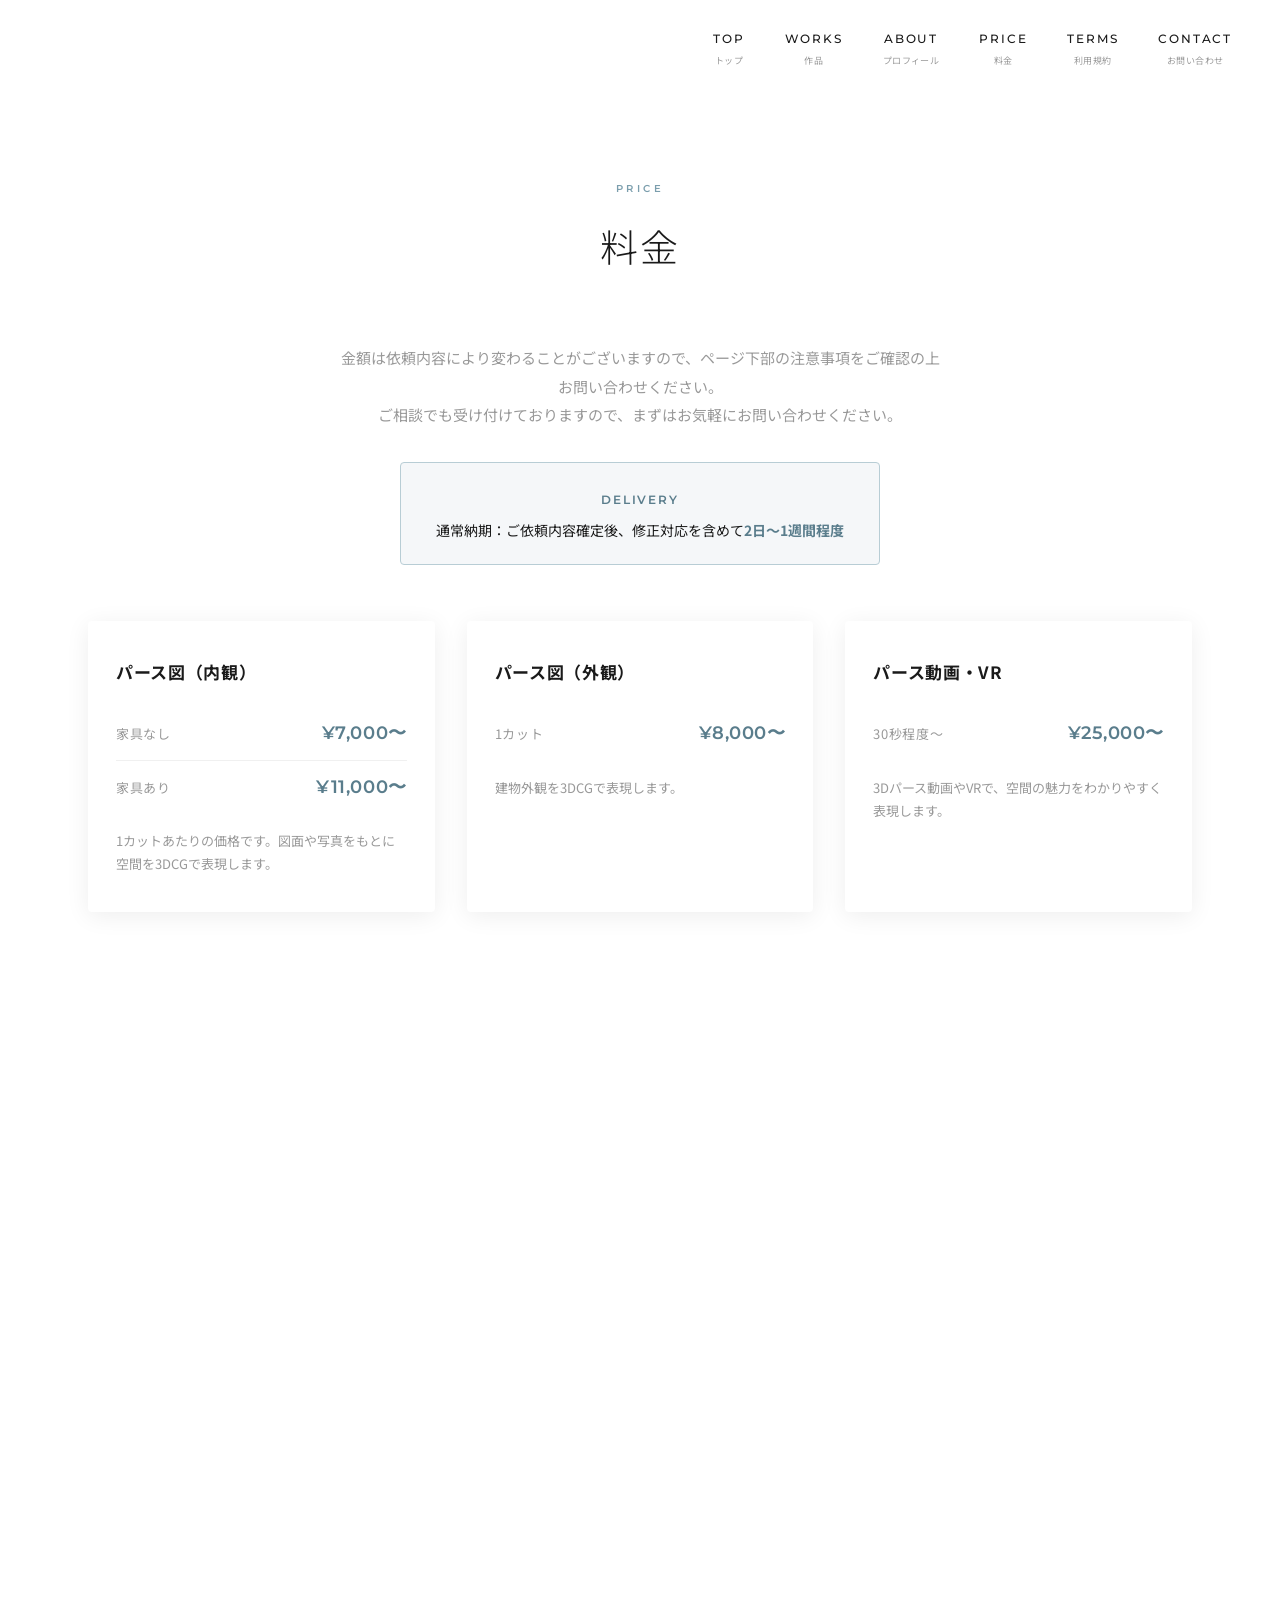
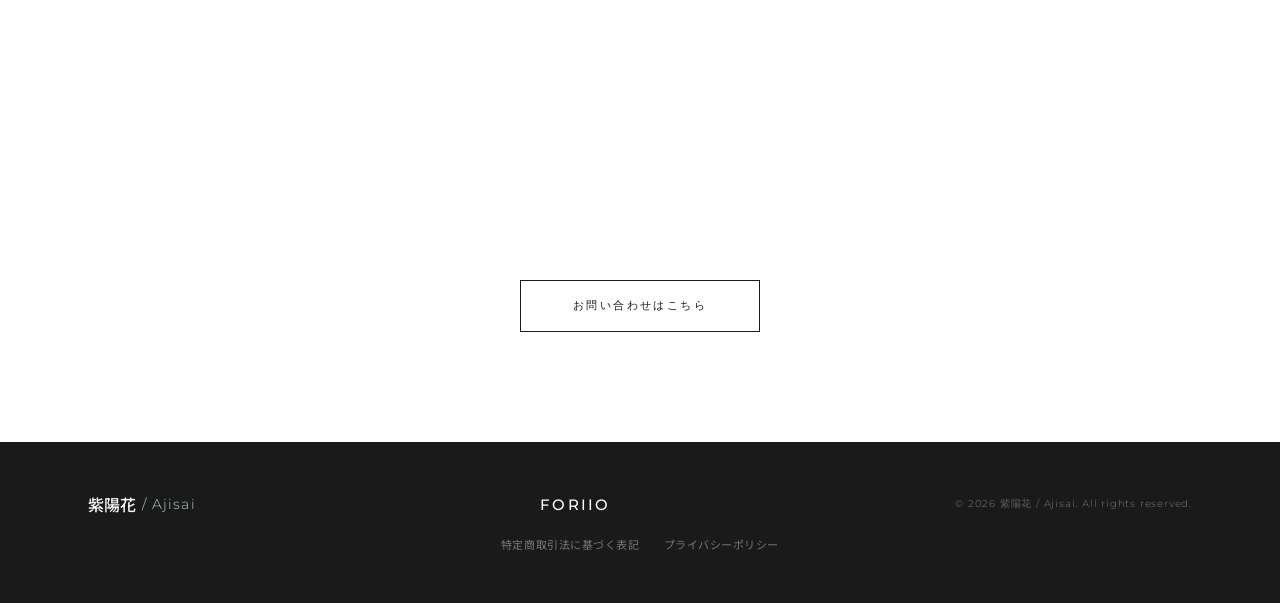
<file: price.html>
<!DOCTYPE html>
<html lang="ja">
<head>
    <meta charset="UTF-8">
    <meta name="viewport" content="width=device-width, initial-scale=1.0">
    <!-- Google tag (gtag.js) -->
    <script async src="https://www.googletagmanager.com/gtag/js?id=G-MLBXVBNKV5"></script>
    <script>
        window.dataLayer = window.dataLayer || [];
        function gtag(){dataLayer.push(arguments);}
        gtag('js', new Date());
        gtag('config', 'G-MLBXVBNKV5');
    </script>
    <title>料金 | 紫陽花 / Ajisai</title>
    <meta name="description" content="建築・インテリアパース / 3DCG制作の料金一覧。パース図、3DCAD、平面図、パース動画・VRなど各種サービスの目安価格をご案内します。| 紫陽花 / Ajisai">
    <link rel="preconnect" href="https://fonts.googleapis.com">
    <link rel="preconnect" href="https://fonts.gstatic.com" crossorigin>
    <link href="https://fonts.googleapis.com/css2?family=Montserrat:wght@300;400;500;600&family=Noto+Sans+JP:wght@300;400;500&display=swap" rel="stylesheet">
    <link rel="stylesheet" href="css/style.css?v=59">
    <link rel="manifest" href="manifest.json">
    <meta name="theme-color" content="#1A1A1A">
    <link rel="icon" href="images/icon-192.png" type="image/png">
    <link rel="apple-touch-icon" href="images/icon-180.png">
</head>
<body>

    <!-- Navigation -->
    <nav class="nav scrolled" id="nav">
        <div class="nav-container">
            <a href="index.html" class="nav-logo"></a>
            <ul class="nav-links" id="navLinks">
                <li><a href="index.html#hero">Top<span class="nav-ja">トップ</span></a></li>
                <li><a href="index.html#works">Works<span class="nav-ja">作品</span></a></li>
                <li><a href="index.html#about">About<span class="nav-ja">プロフィール</span></a></li>
                <li><a href="price.html">Price<span class="nav-ja">料金</span></a></li>
                <li><a href="terms.html">Terms<span class="nav-ja">利用規約</span></a></li>
                <li><a href="index.html#contact">Contact<span class="nav-ja">お問い合わせ</span></a></li>
            </ul>
            <button class="nav-toggle" id="navToggle" aria-label="メニュー">
                <span></span>
                <span></span>
                <span></span>
            </button>
        </div>
    </nav>

    <!-- Price Section -->
    <section class="price-section" id="price">
        <div class="container">
            <div class="section-header reveal">
                <span class="section-label">Price</span>
                <h2 class="section-title">料金</h2>
            </div>
            <p class="price-intro reveal">
                金額は依頼内容により変わることがございますので、ページ下部の注意事項をご確認の上<br>
                お問い合わせください。<br>
                ご相談でも受け付けておりますので、まずはお気軽にお問い合わせください。
            </p>

            <div class="delivery-badge reveal">
                <span class="delivery-badge-label">Delivery</span>
                <p class="delivery-badge-text">
                    通常納期：ご依頼内容確定後、修正対応を含めて<strong>2日〜1週間程度</strong>
                </p>
            </div>

            <div class="price-grid">
                <div class="price-card reveal">
                    <h3 class="price-card-title">パース図（内観）</h3>
                    <div class="price-row">
                        <span class="price-row-label">家具なし</span>
                        <span class="price-row-value">¥7,000〜</span>
                    </div>
                    <div class="price-row">
                        <span class="price-row-label">家具あり</span>
                        <span class="price-row-value">¥11,000〜</span>
                    </div>
                    <p class="price-card-desc">1カットあたりの価格です。図面や写真をもとに空間を3DCGで表現します。</p>
                </div>

                <div class="price-card reveal">
                    <h3 class="price-card-title">パース図（外観）</h3>
                    <div class="price-row">
                        <span class="price-row-label">1カット</span>
                        <span class="price-row-value">¥8,000〜</span>
                    </div>
                    <p class="price-card-desc">建物外観を3DCGで表現します。</p>
                </div>

                <div class="price-card reveal">
                    <h3 class="price-card-title">パース動画・VR</h3>
                    <div class="price-row">
                        <span class="price-row-label">30秒程度〜</span>
                        <span class="price-row-value">¥25,000〜</span>
                    </div>
                    <p class="price-card-desc">3Dパース動画やVRで、空間の魅力をわかりやすく表現します。</p>
                </div>

                <div class="price-card reveal">
                    <h3 class="price-card-title">パース図（イラスト風）</h3>
                    <div class="price-row">
                        <span class="price-row-label">1カット</span>
                        <span class="price-row-value">¥8,000〜</span>
                    </div>
                    <p class="price-card-desc">挿絵やパンフレット等にも使いやすい、イラスト風パースを制作します。</p>
                </div>

                <div class="price-card reveal">
                    <h3 class="price-card-title">3DCAD作成</h3>
                    <div class="price-row">
                        <span class="price-row-label">家具なし</span>
                        <span class="price-row-value">¥10,000〜</span>
                    </div>
                    <div class="price-row">
                        <span class="price-row-label">家具あり</span>
                        <span class="price-row-value">¥15,000〜</span>
                    </div>
                    <p class="price-card-desc">1部屋あたりの価格です。設計・検討に活用できる3DCADモデルを作成します。</p>
                </div>

                <div class="price-card reveal">
                    <h3 class="price-card-title">平面図（2DCAD）</h3>
                    <div class="price-row">
                        <span class="price-row-label">1枚</span>
                        <span class="price-row-value">¥5,000〜</span>
                    </div>
                    <p class="price-card-desc">お客様との打ち合わせや説明に使える図面を作成します。</p>
                </div>

                <div class="price-card reveal">
                    <h3 class="price-card-title">俯瞰図・鳥観図</h3>
                    <div class="price-row">
                        <span class="price-row-label">1カット</span>
                        <span class="price-row-value">¥12,000〜</span>
                    </div>
                    <p class="price-card-desc">空間全体のレイアウトや動線を一目でわかりやすく可視化します。</p>
                </div>

                <div class="price-card reveal">
                    <h3 class="price-card-title">造作家具のパース</h3>
                    <div class="price-row">
                        <span class="price-row-label">1点</span>
                        <span class="price-row-value">¥5,000〜</span>
                    </div>
                    <p class="price-card-desc">オリジナル家具や扉、収納等のデザイン・サイズ感を完成前にイメージできます。</p>
                </div>

                <div class="price-card reveal">
                    <h3 class="price-card-title">Blenderモデリング</h3>
                    <div class="price-row">
                        <span class="price-row-label">小さいモデリング</span>
                        <span class="price-row-value">¥3,000〜</span>
                    </div>
                    <div class="price-row">
                        <span class="price-row-label">大きいモデリング</span>
                        <span class="price-row-value">要相談</span>
                    </div>
                    <p class="price-card-desc">小物・家具などの3Dモデル制作です。規模の大きいモデリングはお気軽にご相談ください。</p>
                </div>
            </div>

            <p class="price-note reveal">
                ※上記はすべて税別・目安価格です。30㎡ごとに+¥1,000を目安に加算いたします。<br>
                ※無料修正は2回まで対応いたします。3回目以降の修正は1回につき¥1,000にて承ります。<br>
                ※ご依頼内容に明記いただいていた内容が反映されていなかった場合の修正は、無料修正回数には含みません。<br>
                ※納期の目安は、ご依頼内容確定後、修正対応を含めて2日〜1週間程度です。内容によりご案内が前後する場合がございます。<br>
                ※ご利用にあたっての注意事項は<a href="terms.html">こちら</a>をご確認ください。
            </p>

            <div class="price-cta reveal">
                <a href="index.html#contact" class="btn-outline">お問い合わせはこちら</a>
            </div>
        </div>
    </section>

    <!-- Footer -->
    <footer class="footer">
        <div class="container">
            <div class="footer-inner">
                <div class="footer-logo">
                    <span class="logo-ja">紫陽花</span>
                    <span class="logo-slash">/</span>
                    <span class="logo-en">Ajisai</span>
                </div>
                <div class="footer-sns">
                    <a href="https://fori.io/A-1418" target="_blank" rel="noopener">foriio</a>
                </div>
                <p class="footer-copy">© 2026 紫陽花 / Ajisai. All rights reserved.</p>
            </div>
            <div class="footer-legal">
                <a href="tokushoho.html">特定商取引法に基づく表記</a>
                <a href="privacy.html">プライバシーポリシー</a>
            </div>
        </div>
    </footer>

    <script src="js/main.js?v=4"></script>
</body>
</html>
</file>
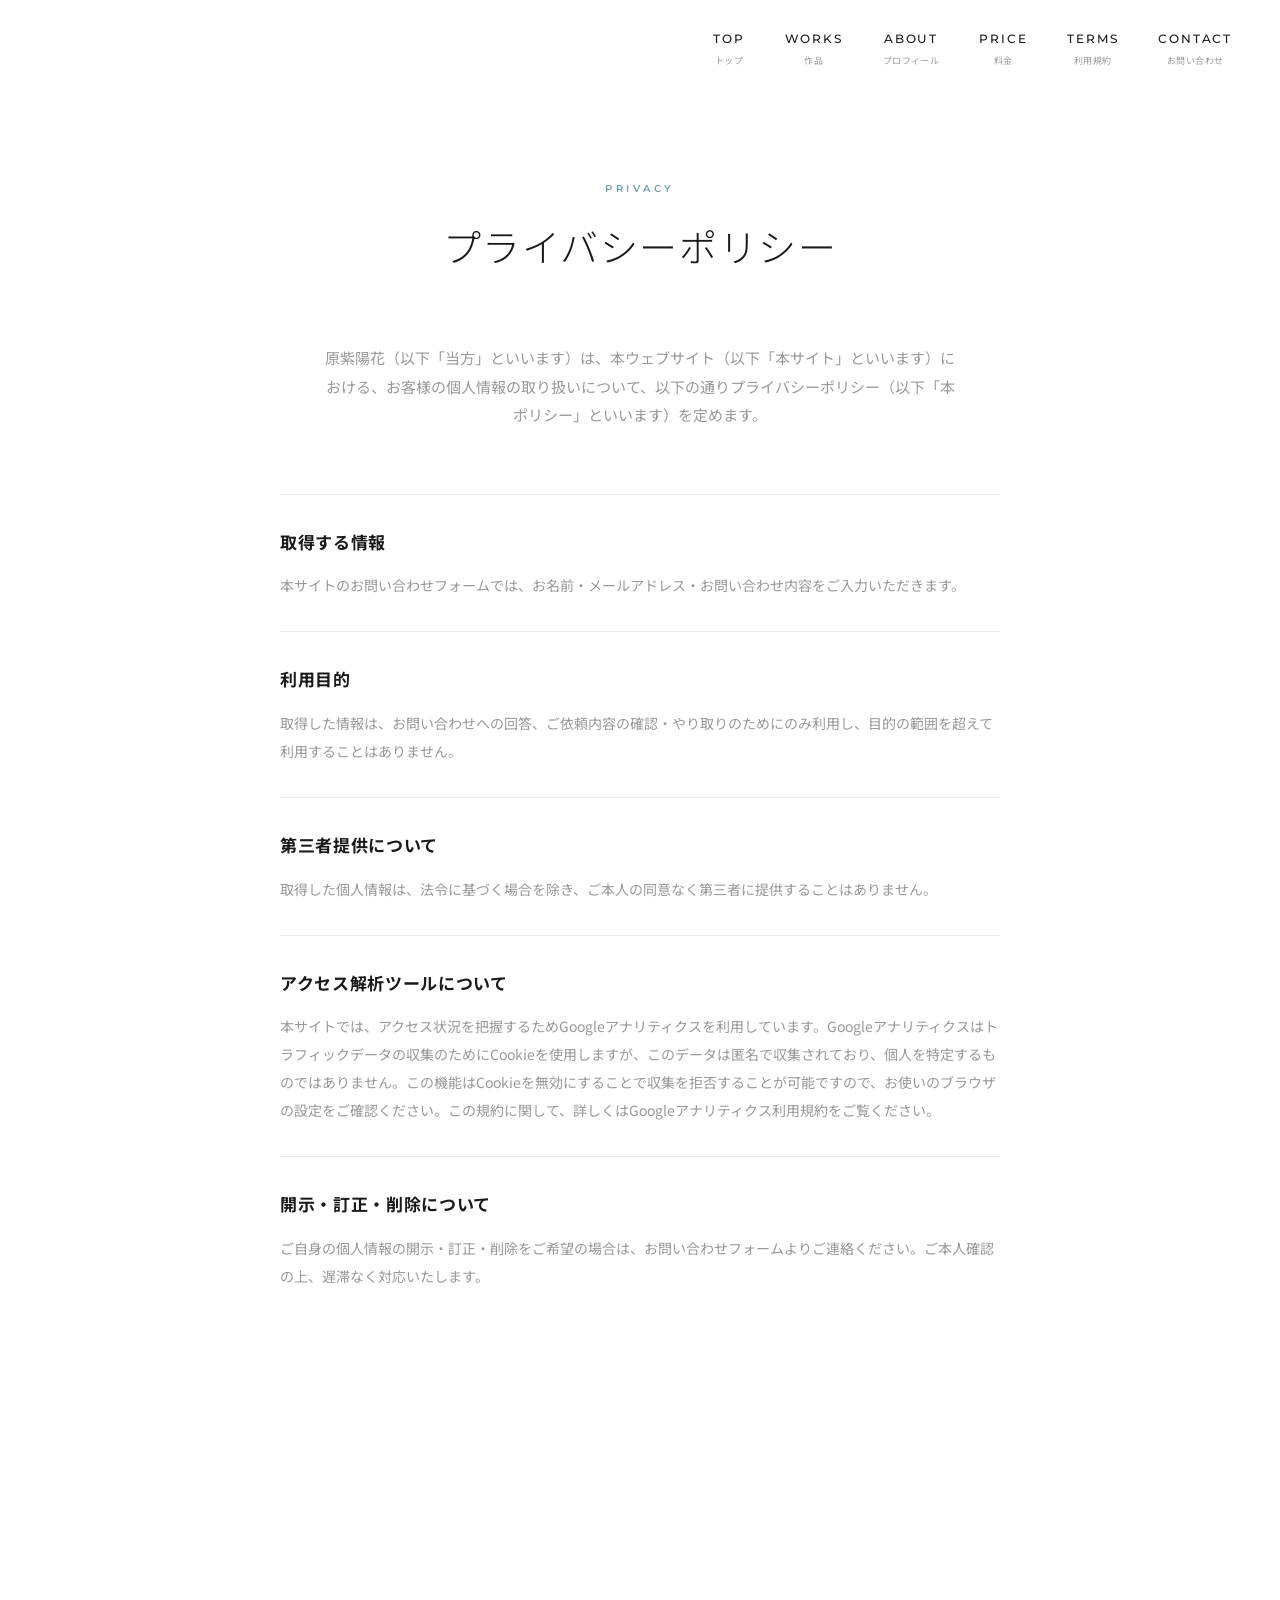
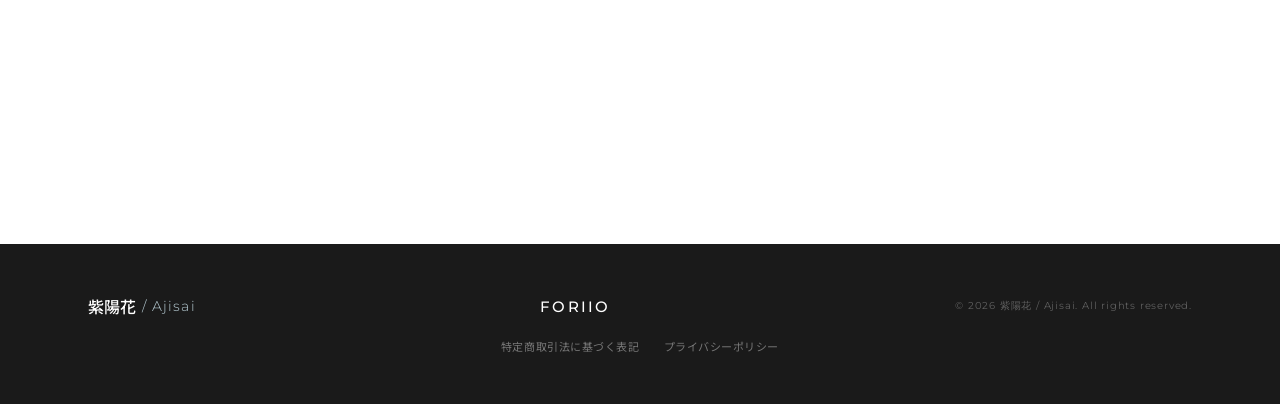
<file: privacy.html>
<!DOCTYPE html>
<html lang="ja">
<head>
    <meta charset="UTF-8">
    <meta name="viewport" content="width=device-width, initial-scale=1.0">
    <!-- Google tag (gtag.js) -->
    <script async src="https://www.googletagmanager.com/gtag/js?id=G-MLBXVBNKV5"></script>
    <script>
        window.dataLayer = window.dataLayer || [];
        function gtag(){dataLayer.push(arguments);}
        gtag('js', new Date());
        gtag('config', 'G-MLBXVBNKV5');
    </script>
    <title>プライバシーポリシー | 紫陽花 / Ajisai</title>
    <meta name="description" content="プライバシーポリシー | 紫陽花 / Ajisai">
    <link rel="preconnect" href="https://fonts.googleapis.com">
    <link rel="preconnect" href="https://fonts.gstatic.com" crossorigin>
    <link href="https://fonts.googleapis.com/css2?family=Montserrat:wght@300;400;500;600&family=Noto+Sans+JP:wght@300;400;500&display=swap" rel="stylesheet">
    <link rel="stylesheet" href="css/style.css?v=59">
    <link rel="manifest" href="manifest.json">
    <meta name="theme-color" content="#1A1A1A">
    <link rel="icon" href="images/icon-192.png" type="image/png">
    <link rel="apple-touch-icon" href="images/icon-180.png">
</head>
<body>

    <!-- Navigation -->
    <nav class="nav scrolled" id="nav">
        <div class="nav-container">
            <a href="index.html" class="nav-logo"></a>
            <ul class="nav-links" id="navLinks">
                <li><a href="index.html#hero">Top<span class="nav-ja">トップ</span></a></li>
                <li><a href="index.html#works">Works<span class="nav-ja">作品</span></a></li>
                <li><a href="index.html#about">About<span class="nav-ja">プロフィール</span></a></li>
                <li><a href="price.html">Price<span class="nav-ja">料金</span></a></li>
                <li><a href="terms.html">Terms<span class="nav-ja">利用規約</span></a></li>
                <li><a href="index.html#contact">Contact<span class="nav-ja">お問い合わせ</span></a></li>
            </ul>
            <button class="nav-toggle" id="navToggle" aria-label="メニュー">
                <span></span>
                <span></span>
                <span></span>
            </button>
        </div>
    </nav>

    <!-- Privacy Section -->
    <section class="terms-section" id="privacy">
        <div class="container">
            <div class="section-header reveal">
                <span class="section-label">Privacy</span>
                <h2 class="section-title">プライバシーポリシー</h2>
            </div>
            <p class="price-intro reveal">
                原紫陽花（以下「当方」といいます）は、本ウェブサイト（以下「本サイト」といいます）における、お客様の個人情報の取り扱いについて、以下の通りプライバシーポリシー（以下「本ポリシー」といいます）を定めます。
            </p>

            <div class="terms-list">
                <div class="terms-block reveal">
                    <h3 class="terms-heading">取得する情報</h3>
                    <p class="terms-text">
                        本サイトのお問い合わせフォームでは、お名前・メールアドレス・お問い合わせ内容をご入力いただきます。
                    </p>
                </div>

                <div class="terms-block reveal">
                    <h3 class="terms-heading">利用目的</h3>
                    <p class="terms-text">
                        取得した情報は、お問い合わせへの回答、ご依頼内容の確認・やり取りのためにのみ利用し、目的の範囲を超えて利用することはありません。
                    </p>
                </div>

                <div class="terms-block reveal">
                    <h3 class="terms-heading">第三者提供について</h3>
                    <p class="terms-text">
                        取得した個人情報は、法令に基づく場合を除き、ご本人の同意なく第三者に提供することはありません。
                    </p>
                </div>

                <div class="terms-block reveal">
                    <h3 class="terms-heading">アクセス解析ツールについて</h3>
                    <p class="terms-text">
                        本サイトでは、アクセス状況を把握するためGoogleアナリティクスを利用しています。Googleアナリティクスはトラフィックデータの収集のためにCookieを使用しますが、このデータは匿名で収集されており、個人を特定するものではありません。この機能はCookieを無効にすることで収集を拒否することが可能ですので、お使いのブラウザの設定をご確認ください。この規約に関して、詳しくは<a href="https://policies.google.com/technologies/partner-sites?hl=ja" target="_blank" rel="noopener">Googleアナリティクス利用規約</a>をご覧ください。
                    </p>
                </div>

                <div class="terms-block reveal">
                    <h3 class="terms-heading">開示・訂正・削除について</h3>
                    <p class="terms-text">
                        ご自身の個人情報の開示・訂正・削除をご希望の場合は、お問い合わせフォームよりご連絡ください。ご本人確認の上、遅滞なく対応いたします。
                    </p>
                </div>

                <div class="terms-block reveal">
                    <h3 class="terms-heading">本ポリシーの変更について</h3>
                    <p class="terms-text">
                        本ポリシーの内容は、法令の変更や運用上の必要に応じて、予告なく変更する場合があります。変更後のポリシーは、本サイトに掲載した時点から効力を生じるものとします。
                    </p>
                </div>

                <div class="terms-block reveal">
                    <h3 class="terms-heading">制定日</h3>
                    <p class="terms-text">2026年7月15日 制定</p>
                </div>
            </div>

            <div class="price-cta reveal">
                <a href="index.html#contact" class="btn-outline">お問い合わせはこちら</a>
            </div>
        </div>
    </section>

    <!-- Footer -->
    <footer class="footer">
        <div class="container">
            <div class="footer-inner">
                <div class="footer-logo">
                    <span class="logo-ja">紫陽花</span>
                    <span class="logo-slash">/</span>
                    <span class="logo-en">Ajisai</span>
                </div>
                <div class="footer-sns">
                    <a href="https://fori.io/A-1418" target="_blank" rel="noopener">foriio</a>
                </div>
                <p class="footer-copy">© 2026 紫陽花 / Ajisai. All rights reserved.</p>
            </div>
            <div class="footer-legal">
                <a href="tokushoho.html">特定商取引法に基づく表記</a>
                <a href="privacy.html">プライバシーポリシー</a>
            </div>
        </div>
    </footer>

    <script src="js/main.js?v=4"></script>
</body>
</html>
</file>
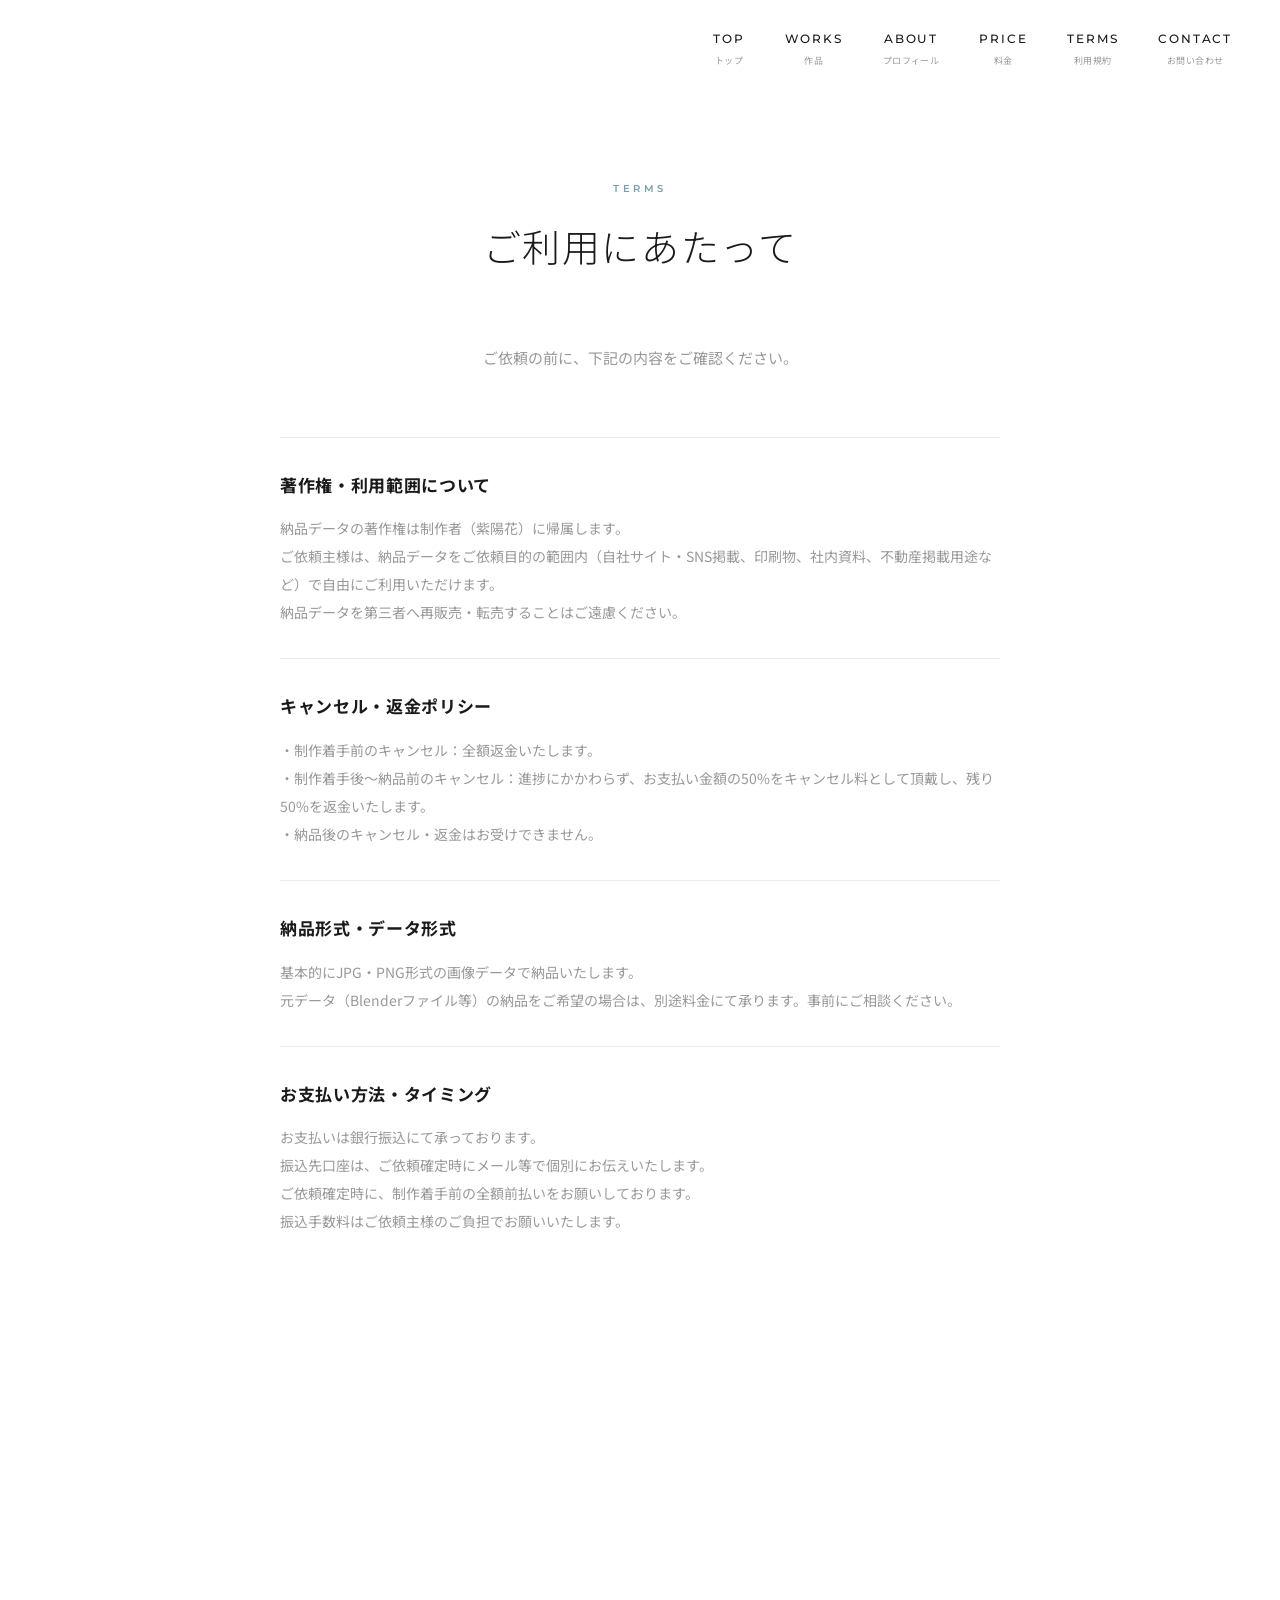
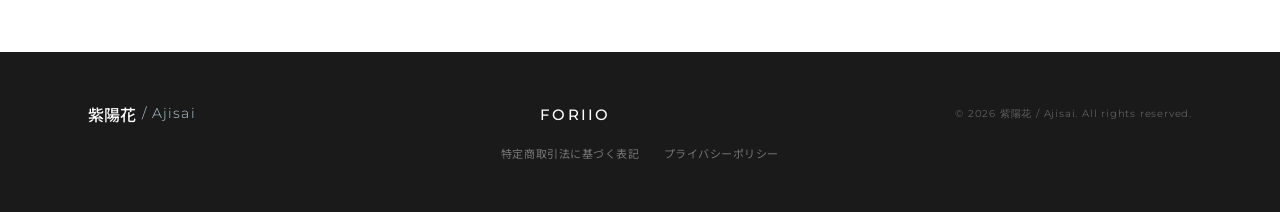
<file: terms.html>
<!DOCTYPE html>
<html lang="ja">
<head>
    <meta charset="UTF-8">
    <meta name="viewport" content="width=device-width, initial-scale=1.0">
    <!-- Google tag (gtag.js) -->
    <script async src="https://www.googletagmanager.com/gtag/js?id=G-MLBXVBNKV5"></script>
    <script>
        window.dataLayer = window.dataLayer || [];
        function gtag(){dataLayer.push(arguments);}
        gtag('js', new Date());
        gtag('config', 'G-MLBXVBNKV5');
    </script>
    <title>ご利用にあたって | 紫陽花 / Ajisai</title>
    <meta name="description" content="ご依頼前にご確認いただきたい注意事項（著作権・利用範囲、キャンセルポリシー、納品形式、お支払い方法など）| 紫陽花 / Ajisai">
    <link rel="preconnect" href="https://fonts.googleapis.com">
    <link rel="preconnect" href="https://fonts.gstatic.com" crossorigin>
    <link href="https://fonts.googleapis.com/css2?family=Montserrat:wght@300;400;500;600&family=Noto+Sans+JP:wght@300;400;500&display=swap" rel="stylesheet">
    <link rel="stylesheet" href="css/style.css?v=59">
    <link rel="manifest" href="manifest.json">
    <meta name="theme-color" content="#1A1A1A">
    <link rel="icon" href="images/icon-192.png" type="image/png">
    <link rel="apple-touch-icon" href="images/icon-180.png">
</head>
<body>

    <!-- Navigation -->
    <nav class="nav scrolled" id="nav">
        <div class="nav-container">
            <a href="index.html" class="nav-logo"></a>
            <ul class="nav-links" id="navLinks">
                <li><a href="index.html#hero">Top<span class="nav-ja">トップ</span></a></li>
                <li><a href="index.html#works">Works<span class="nav-ja">作品</span></a></li>
                <li><a href="index.html#about">About<span class="nav-ja">プロフィール</span></a></li>
                <li><a href="price.html">Price<span class="nav-ja">料金</span></a></li>
                <li><a href="terms.html">Terms<span class="nav-ja">利用規約</span></a></li>
                <li><a href="index.html#contact">Contact<span class="nav-ja">お問い合わせ</span></a></li>
            </ul>
            <button class="nav-toggle" id="navToggle" aria-label="メニュー">
                <span></span>
                <span></span>
                <span></span>
            </button>
        </div>
    </nav>

    <!-- Terms Section -->
    <section class="terms-section" id="terms">
        <div class="container">
            <div class="section-header reveal">
                <span class="section-label">Terms</span>
                <h2 class="section-title">ご利用にあたって</h2>
            </div>
            <p class="price-intro reveal">
                ご依頼の前に、下記の内容をご確認ください。
            </p>

            <div class="terms-list">
                <div class="terms-block reveal">
                    <h3 class="terms-heading">著作権・利用範囲について</h3>
                    <p class="terms-text">
                        納品データの著作権は制作者（紫陽花）に帰属します。<br>
                        ご依頼主様は、納品データをご依頼目的の範囲内（自社サイト・SNS掲載、印刷物、社内資料、不動産掲載用途など）で自由にご利用いただけます。<br>
                        納品データを第三者へ再販売・転売することはご遠慮ください。
                    </p>
                </div>

                <div class="terms-block reveal">
                    <h3 class="terms-heading">キャンセル・返金ポリシー</h3>
                    <p class="terms-text">
                        ・制作着手前のキャンセル：全額返金いたします。<br>
                        ・制作着手後〜納品前のキャンセル：進捗にかかわらず、お支払い金額の50%をキャンセル料として頂戴し、残り50%を返金いたします。<br>
                        ・納品後のキャンセル・返金はお受けできません。
                    </p>
                </div>

                <div class="terms-block reveal">
                    <h3 class="terms-heading">納品形式・データ形式</h3>
                    <p class="terms-text">
                        基本的にJPG・PNG形式の画像データで納品いたします。<br>
                        元データ（Blenderファイル等）の納品をご希望の場合は、別途料金にて承ります。事前にご相談ください。
                    </p>
                </div>

                <div class="terms-block reveal">
                    <h3 class="terms-heading">お支払い方法・タイミング</h3>
                    <p class="terms-text">
                        お支払いは銀行振込にて承っております。<br>
                        振込先口座は、ご依頼確定時にメール等で個別にお伝えいたします。<br>
                        ご依頼確定時に、制作着手前の全額前払いをお願いしております。<br>
                        振込手数料はご依頼主様のご負担でお願いいたします。
                    </p>
                </div>

                <div class="terms-block reveal">
                    <h3 class="terms-heading">SNSへの掲載について</h3>
                    <p class="terms-text">
                        制作物は、SNSや当サイトのポートフォリオに掲載させていただく場合があります。<br>
                        掲載を希望されない場合は、ご依頼時にその旨をお伝えください。
                    </p>
                </div>
            </div>

            <div class="price-cta reveal">
                <a href="index.html#contact" class="btn-outline">お問い合わせはこちら</a>
            </div>
        </div>
    </section>

    <!-- Footer -->
    <footer class="footer">
        <div class="container">
            <div class="footer-inner">
                <div class="footer-logo">
                    <span class="logo-ja">紫陽花</span>
                    <span class="logo-slash">/</span>
                    <span class="logo-en">Ajisai</span>
                </div>
                <div class="footer-sns">
                    <a href="https://fori.io/A-1418" target="_blank" rel="noopener">foriio</a>
                </div>
                <p class="footer-copy">© 2026 紫陽花 / Ajisai. All rights reserved.</p>
            </div>
            <div class="footer-legal">
                <a href="tokushoho.html">特定商取引法に基づく表記</a>
                <a href="privacy.html">プライバシーポリシー</a>
            </div>
        </div>
    </footer>

    <script src="js/main.js?v=4"></script>
</body>
</html>
</file>
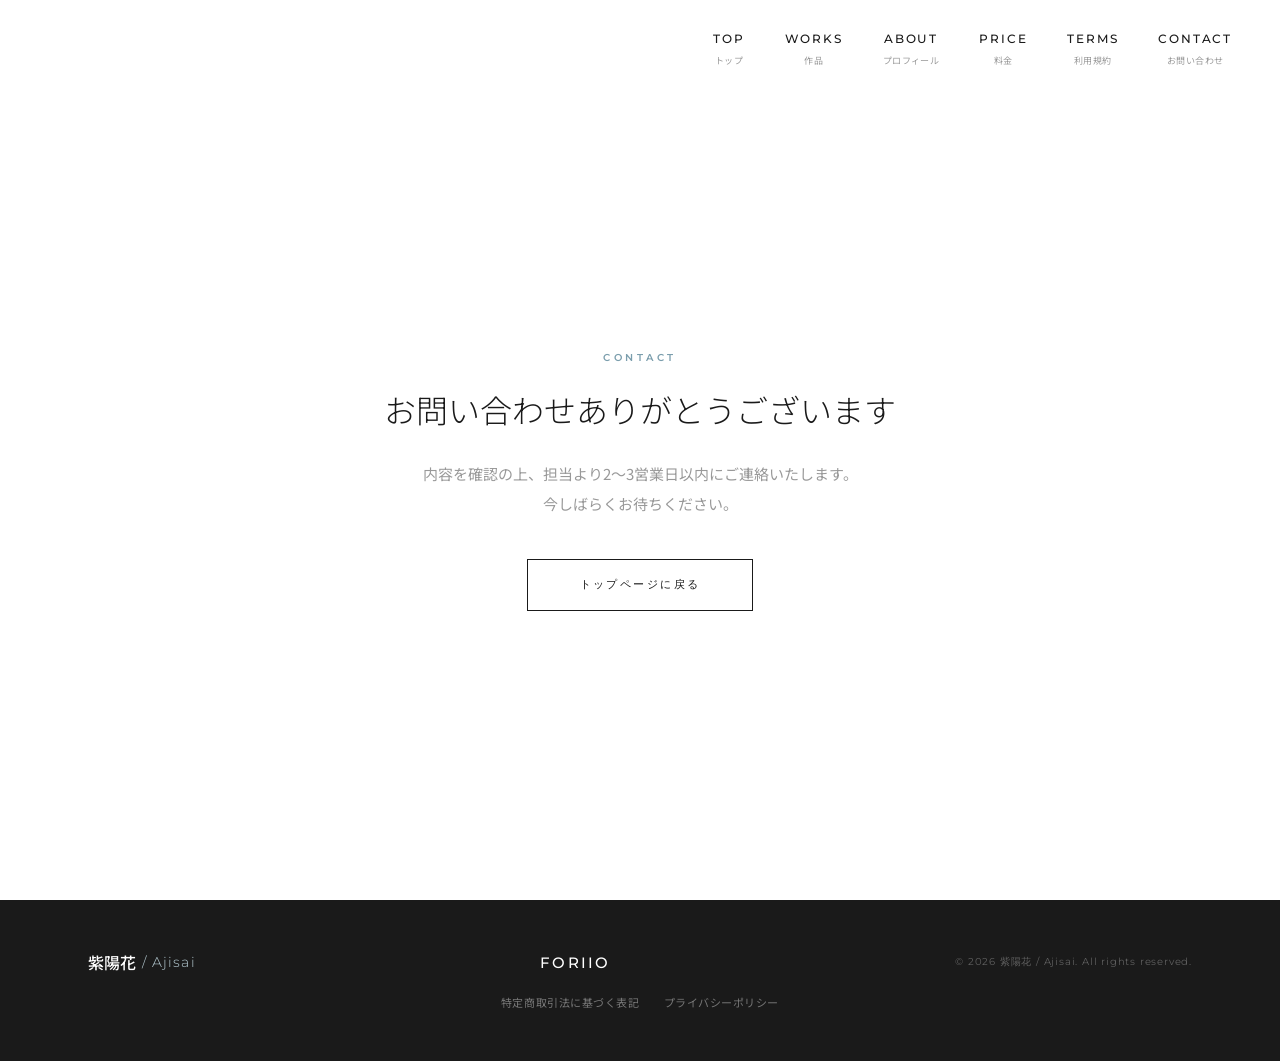
<file: thanks.html>
<!DOCTYPE html>
<html lang="ja">
<head>
    <meta charset="UTF-8">
    <meta name="viewport" content="width=device-width, initial-scale=1.0">
    <!-- Google tag (gtag.js) -->
    <script async src="https://www.googletagmanager.com/gtag/js?id=G-MLBXVBNKV5"></script>
    <script>
        window.dataLayer = window.dataLayer || [];
        function gtag(){dataLayer.push(arguments);}
        gtag('js', new Date());
        gtag('config', 'G-MLBXVBNKV5');
        gtag('event', 'generate_lead');
    </script>
    <title>お問い合わせありがとうございます | 紫陽花 / Ajisai</title>
    <meta name="robots" content="noindex">
    <link rel="preconnect" href="https://fonts.googleapis.com">
    <link rel="preconnect" href="https://fonts.gstatic.com" crossorigin>
    <link href="https://fonts.googleapis.com/css2?family=Montserrat:wght@300;400;500;600&family=Noto+Sans+JP:wght@300;400;500&display=swap" rel="stylesheet">
    <link rel="stylesheet" href="css/style.css?v=59">
    <link rel="manifest" href="manifest.json">
    <meta name="theme-color" content="#1A1A1A">
    <link rel="icon" href="images/icon-192.png" type="image/png">
    <link rel="apple-touch-icon" href="images/icon-180.png">
</head>
<body>

    <!-- Navigation -->
    <nav class="nav scrolled" id="nav">
        <div class="nav-container">
            <a href="index.html" class="nav-logo"></a>
            <ul class="nav-links" id="navLinks">
                <li><a href="index.html#hero">Top<span class="nav-ja">トップ</span></a></li>
                <li><a href="index.html#works">Works<span class="nav-ja">作品</span></a></li>
                <li><a href="index.html#about">About<span class="nav-ja">プロフィール</span></a></li>
                <li><a href="price.html">Price<span class="nav-ja">料金</span></a></li>
                <li><a href="terms.html">Terms<span class="nav-ja">利用規約</span></a></li>
                <li><a href="index.html#contact">Contact<span class="nav-ja">お問い合わせ</span></a></li>
            </ul>
            <button class="nav-toggle" id="navToggle" aria-label="メニュー">
                <span></span>
                <span></span>
                <span></span>
            </button>
        </div>
    </nav>

    <!-- Thanks Section -->
    <section class="thanks-section">
        <div>
            <span class="section-label">Contact</span>
            <h1 class="thanks-title">お問い合わせありがとうございます</h1>
            <p class="thanks-text">
                内容を確認の上、担当より2〜3営業日以内にご連絡いたします。<br>
                今しばらくお待ちください。
            </p>
            <a href="index.html" class="btn-outline">トップページに戻る</a>
        </div>
    </section>

    <!-- Footer -->
    <footer class="footer">
        <div class="container">
            <div class="footer-inner">
                <div class="footer-logo">
                    <span class="logo-ja">紫陽花</span>
                    <span class="logo-slash">/</span>
                    <span class="logo-en">Ajisai</span>
                </div>
                <div class="footer-sns">
                    <a href="https://fori.io/A-1418" target="_blank" rel="noopener">foriio</a>
                </div>
                <p class="footer-copy">© 2026 紫陽花 / Ajisai. All rights reserved.</p>
            </div>
            <div class="footer-legal">
                <a href="tokushoho.html">特定商取引法に基づく表記</a>
                <a href="privacy.html">プライバシーポリシー</a>
            </div>
        </div>
    </footer>

    <script src="js/main.js?v=4"></script>
</body>
</html>
</file>
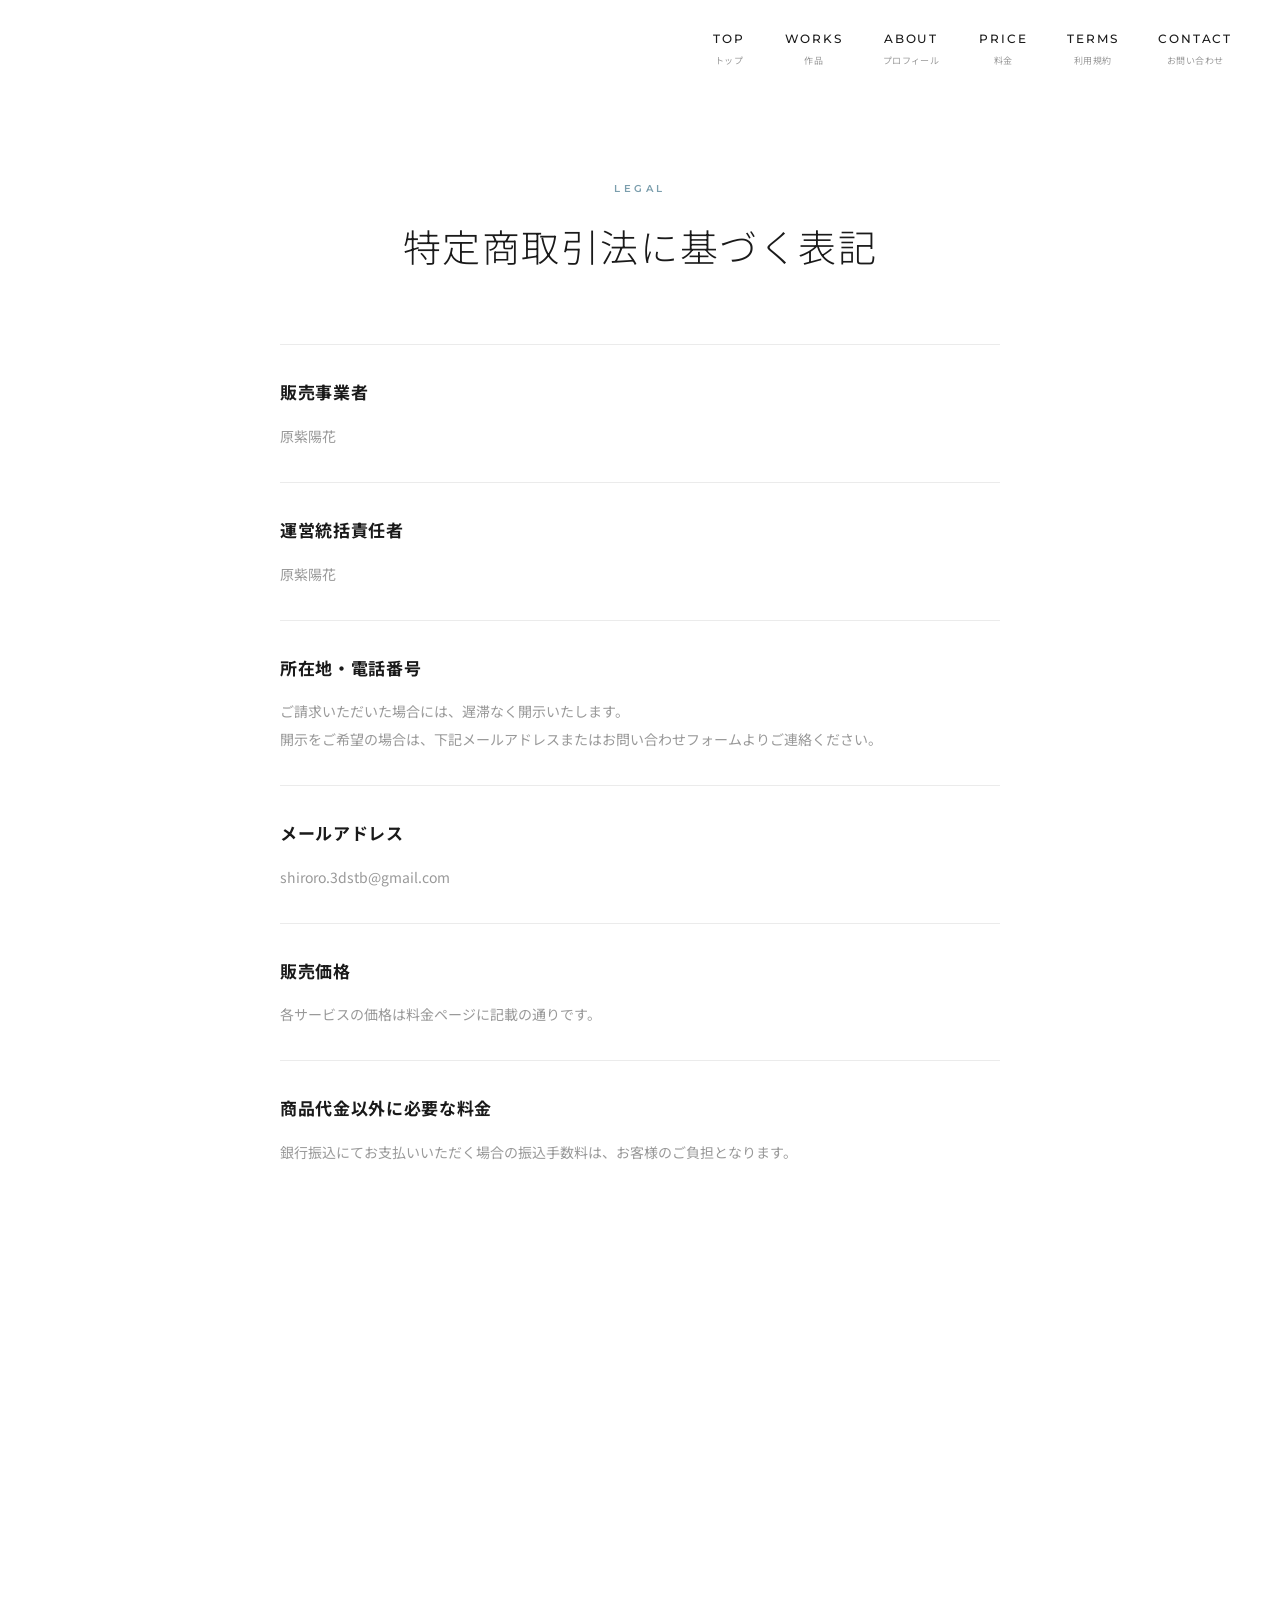
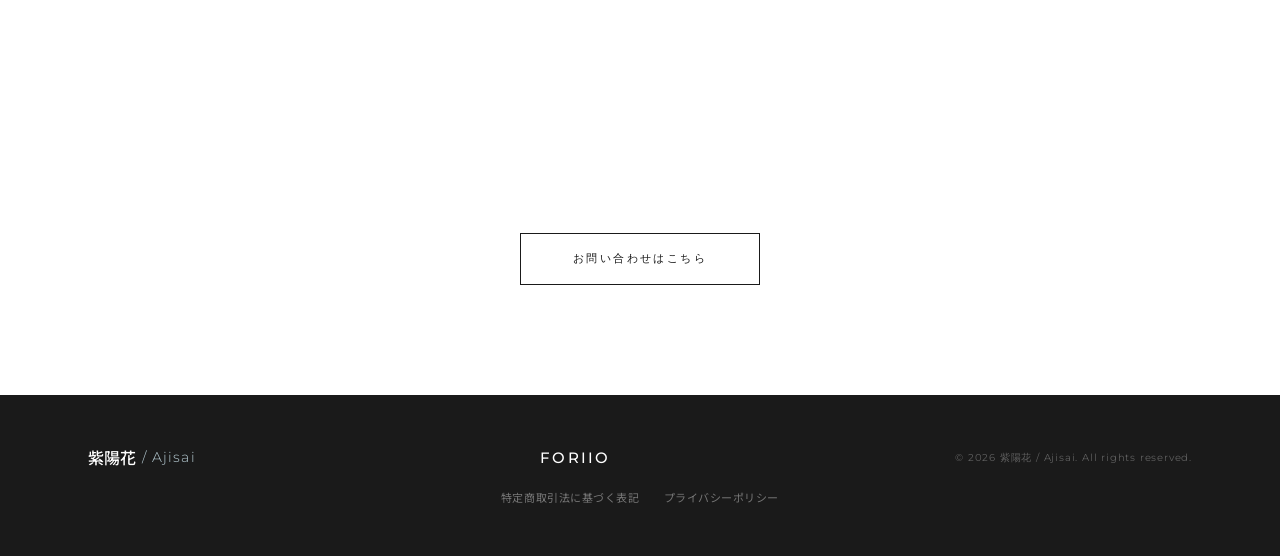
<file: tokushoho.html>
<!DOCTYPE html>
<html lang="ja">
<head>
    <meta charset="UTF-8">
    <meta name="viewport" content="width=device-width, initial-scale=1.0">
    <!-- Google tag (gtag.js) -->
    <script async src="https://www.googletagmanager.com/gtag/js?id=G-MLBXVBNKV5"></script>
    <script>
        window.dataLayer = window.dataLayer || [];
        function gtag(){dataLayer.push(arguments);}
        gtag('js', new Date());
        gtag('config', 'G-MLBXVBNKV5');
    </script>
    <title>特定商取引法に基づく表記 | 紫陽花 / Ajisai</title>
    <meta name="description" content="特定商取引法に基づく表記 | 紫陽花 / Ajisai">
    <link rel="preconnect" href="https://fonts.googleapis.com">
    <link rel="preconnect" href="https://fonts.gstatic.com" crossorigin>
    <link href="https://fonts.googleapis.com/css2?family=Montserrat:wght@300;400;500;600&family=Noto+Sans+JP:wght@300;400;500&display=swap" rel="stylesheet">
    <link rel="stylesheet" href="css/style.css?v=59">
    <link rel="manifest" href="manifest.json">
    <meta name="theme-color" content="#1A1A1A">
    <link rel="icon" href="images/icon-192.png" type="image/png">
    <link rel="apple-touch-icon" href="images/icon-180.png">
</head>
<body>

    <!-- Navigation -->
    <nav class="nav scrolled" id="nav">
        <div class="nav-container">
            <a href="index.html" class="nav-logo"></a>
            <ul class="nav-links" id="navLinks">
                <li><a href="index.html#hero">Top<span class="nav-ja">トップ</span></a></li>
                <li><a href="index.html#works">Works<span class="nav-ja">作品</span></a></li>
                <li><a href="index.html#about">About<span class="nav-ja">プロフィール</span></a></li>
                <li><a href="price.html">Price<span class="nav-ja">料金</span></a></li>
                <li><a href="terms.html">Terms<span class="nav-ja">利用規約</span></a></li>
                <li><a href="index.html#contact">Contact<span class="nav-ja">お問い合わせ</span></a></li>
            </ul>
            <button class="nav-toggle" id="navToggle" aria-label="メニュー">
                <span></span>
                <span></span>
                <span></span>
            </button>
        </div>
    </nav>

    <!-- Tokushoho Section -->
    <section class="terms-section" id="tokushoho">
        <div class="container">
            <div class="section-header reveal">
                <span class="section-label">Legal</span>
                <h2 class="section-title">特定商取引法に基づく表記</h2>
            </div>

            <div class="terms-list">
                <div class="terms-block reveal">
                    <h3 class="terms-heading">販売事業者</h3>
                    <p class="terms-text">原紫陽花</p>
                </div>

                <div class="terms-block reveal">
                    <h3 class="terms-heading">運営統括責任者</h3>
                    <p class="terms-text">原紫陽花</p>
                </div>

                <div class="terms-block reveal">
                    <h3 class="terms-heading">所在地・電話番号</h3>
                    <p class="terms-text">
                        ご請求いただいた場合には、遅滞なく開示いたします。<br>
                        開示をご希望の場合は、下記メールアドレスまたはお問い合わせフォームよりご連絡ください。
                    </p>
                </div>

                <div class="terms-block reveal">
                    <h3 class="terms-heading">メールアドレス</h3>
                    <p class="terms-text">shiroro.3dstb@gmail.com</p>
                </div>

                <div class="terms-block reveal">
                    <h3 class="terms-heading">販売価格</h3>
                    <p class="terms-text">
                        各サービスの価格は<a href="price.html">料金ページ</a>に記載の通りです。
                    </p>
                </div>

                <div class="terms-block reveal">
                    <h3 class="terms-heading">商品代金以外に必要な料金</h3>
                    <p class="terms-text">
                        銀行振込にてお支払いいただく場合の振込手数料は、お客様のご負担となります。
                    </p>
                </div>

                <div class="terms-block reveal">
                    <h3 class="terms-heading">お支払い方法</h3>
                    <p class="terms-text">銀行振込</p>
                </div>

                <div class="terms-block reveal">
                    <h3 class="terms-heading">お支払い時期</h3>
                    <p class="terms-text">
                        ご依頼確定時に、制作着手前の全額前払いをお願いしております。
                    </p>
                </div>

                <div class="terms-block reveal">
                    <h3 class="terms-heading">役務の提供時期</h3>
                    <p class="terms-text">
                        ご依頼内容確定後、修正対応を含めて2日〜1週間程度を目安に制作いたします。内容によりご案内が前後する場合がございます。
                    </p>
                </div>

                <div class="terms-block reveal">
                    <h3 class="terms-heading">キャンセル・返品について</h3>
                    <p class="terms-text">
                        <a href="terms.html">ご利用にあたって</a>のキャンセル・返金ポリシーをご確認ください。
                    </p>
                </div>
            </div>

            <div class="price-cta reveal">
                <a href="index.html#contact" class="btn-outline">お問い合わせはこちら</a>
            </div>
        </div>
    </section>

    <!-- Footer -->
    <footer class="footer">
        <div class="container">
            <div class="footer-inner">
                <div class="footer-logo">
                    <span class="logo-ja">紫陽花</span>
                    <span class="logo-slash">/</span>
                    <span class="logo-en">Ajisai</span>
                </div>
                <div class="footer-sns">
                    <a href="https://fori.io/A-1418" target="_blank" rel="noopener">foriio</a>
                </div>
                <p class="footer-copy">© 2026 紫陽花 / Ajisai. All rights reserved.</p>
            </div>
            <div class="footer-legal">
                <a href="tokushoho.html">特定商取引法に基づく表記</a>
                <a href="privacy.html">プライバシーポリシー</a>
            </div>
        </div>
    </footer>

    <script src="js/main.js?v=4"></script>
</body>
</html>
</file>
<file: css/style.css>
/* ===========================
   紫陽花 / Ajisai Portfolio
   =========================== */

:root {
    --white:        #FFFFFF;
    --bg:           #F8F8F6;
    --accent:       #7B9EAD;
    --accent-light: #B8CDD5;
    --accent-dark:  #5A7D8C;
    --dark:         #1A1A1A;
    --greige:       #707070;
    --text:         #4A4A4A;
    --text-light:   #999999;
    --border:       #E2E2E2;
    --shadow:       rgba(0, 0, 0, 0.07);
    --shadow-hover: rgba(0, 0, 0, 0.15);
    --transition:   0.4s ease;
    --radius:       4px;
    --font-en:      'Montserrat', sans-serif;
    --font-ja:      'Noto Sans JP', sans-serif;
}

/* ===== Reset ===== */
*, *::before, *::after { box-sizing: border-box; margin: 0; padding: 0; }
html { scroll-behavior: smooth; }
body {
    font-family: var(--font-ja);
    color: var(--text);
    background: var(--white);
    line-height: 1.8;
    overflow-x: hidden;
}
img { max-width: 100%; display: block; }
a { text-decoration: none; color: inherit; }
button { cursor: pointer; border: none; background: none; font-family: inherit; }

/* ===== Container ===== */
.container { max-width: 1200px; margin: 0 auto; padding: 0 48px; }

/* ===========================
   NAVIGATION
   =========================== */
.nav {
    position: fixed;
    top: 0; left: 0; right: 0;
    z-index: 1000;
    padding: 28px 0;
    transition: background var(--transition), padding var(--transition), box-shadow var(--transition);
}
.nav.scrolled {
    background: rgba(255, 255, 255, 0.96);
    backdrop-filter: blur(12px);
    padding: 18px 0;
    box-shadow: 0 1px 24px var(--shadow);
}
.nav-container {
    max-width: 1500px;
    margin: 0 auto;
    padding: 0 48px;
    display: flex;
    align-items: center;
    justify-content: space-between;
}
.nav-logo {
    display: flex;
    align-items: center;
    gap: 6px;
}
.logo-ja {
    font-family: var(--font-ja);
    font-size: 18px;
    font-weight: 500;
    color: var(--dark);
}
.logo-slash {
    font-family: var(--font-en);
    font-size: 14px;
    font-weight: 300;
    color: var(--accent);
}
.logo-en {
    font-family: var(--font-en);
    font-size: 15px;
    font-weight: 300;
    color: var(--accent);
    letter-spacing: 0.08em;
}
.nav-links {
    display: flex;
    gap: 40px;
    list-style: none;
}
.nav-links a {
    display: flex;
    flex-direction: column;
    align-items: center;
    font-family: var(--font-en);
    font-size: 12px;
    font-weight: 500;
    letter-spacing: 0.15em;
    color: var(--dark);
    text-transform: uppercase;
    position: relative;
    padding-bottom: 4px;
}
.nav-links a::after {
    content: '';
    position: absolute;
    bottom: 0; left: 0;
    width: 0; height: 1px;
    background: var(--accent);
    transition: width var(--transition);
}
.nav-links a:hover::after { width: 100%; }
.nav-ja {
    display: block;
    font-family: var(--font-ja);
    font-size: 9px;
    font-weight: 400;
    letter-spacing: 0.05em;
    color: var(--text-light);
    text-transform: none;
    margin-top: 3px;
}
.nav-links a:hover { color: var(--accent); }

.nav-toggle {
    display: none;
    flex-direction: column;
    gap: 6px;
    padding: 4px;
}
.nav-toggle span {
    display: block;
    width: 24px;
    height: 1.5px;
    background: var(--dark);
    transition: var(--transition);
}

/* ===========================
   HERO
   =========================== */
.hero {
    position: relative;
    height: 100vh;
    height: calc(var(--vh, 1vh) * 100);
    height: 100svh;
    min-height: 680px;
    display: flex;
    align-items: center;
    justify-content: center;
    overflow: hidden;
}
.hero-bg {
    position: absolute;
    inset: 0;
}
.hero-img {
    width: 100%;
    height: 100%;
    object-fit: cover;
    object-position: center;
    opacity: 0;
    animation: heroImgFadeIn 4s ease forwards;
}
.hero-overlay {
    position: absolute;
    inset: 0;
    background: linear-gradient(
        135deg,
        rgba(255, 255, 255, 0.75) 0%,
        rgba(255, 255, 255, 0.45) 50%,
        rgba(255, 255, 255, 0.30) 100%
    );
    opacity: 0;
    transition: opacity 0.3s ease;
}
.hero-content {
    position: relative;
    z-index: 1;
    text-align: center;
    padding: 0 24px;
}
.hero-label {
    font-family: var(--font-en);
    font-size: 11px;
    font-weight: 500;
    letter-spacing: 0.35em;
    color: var(--accent-dark);
    text-transform: uppercase;
    margin-bottom: 28px;
}
.hero-title {
    font-size: clamp(26px, 4.5vw, 50px);
    font-weight: 300;
    color: var(--dark);
    line-height: 1.7;
    letter-spacing: 0.04em;
    margin-bottom: 28px;
}
.hero-name {
    font-family: var(--font-en);
    font-size: 13px;
    font-weight: 300;
    letter-spacing: 0.35em;
    color: var(--text-light);
    margin-bottom: 52px;
}
.hero-btn {
    display: inline-block;
    padding: 15px 44px;
    border: 1px solid var(--dark);
    color: var(--dark);
    font-family: var(--font-en);
    font-size: 11px;
    font-weight: 500;
    letter-spacing: 0.25em;
    text-transform: uppercase;
    transition: all var(--transition);
}
.hero-btn:hover {
    background: var(--dark);
    color: var(--white);
}
.hero-scroll {
    position: absolute;
    bottom: 44px;
    left: 50%;
    transform: translateX(-50%);
    display: flex;
    flex-direction: column;
    align-items: center;
    gap: 14px;
    z-index: 1;
}
.hero-scroll span {
    font-family: var(--font-en);
    font-size: 9px;
    letter-spacing: 0.25em;
    color: var(--text-light);
    text-transform: uppercase;
}
.scroll-line {
    width: 1px;
    height: 52px;
    background: linear-gradient(to bottom, var(--accent), transparent);
    animation: scrollAnim 2.2s ease infinite;
}
@keyframes scrollAnim {
    0%   { transform: scaleY(0); transform-origin: top; opacity: 1; }
    60%  { transform: scaleY(1); transform-origin: top; opacity: 1; }
    100% { transform: scaleY(1); transform-origin: bottom; opacity: 0; }
}

/* ===========================
   FADE IN ANIMATIONS
   =========================== */
.fade-in-up {
    opacity: 0;
    transform: translateY(28px);
    animation: none;
}
.delay-1 { animation-delay: 0.3s; }
.delay-2 { animation-delay: 1.0s; }
.delay-3 { animation-delay: 1.8s; }

/* カーソルが動いたら発火 */
.hero.hero-active .hero-overlay {
    opacity: 1;
}
.hero.hero-active .fade-in-up {
    animation: fadeUp 1.6s ease forwards;
}

@keyframes fadeUp {
    to { opacity: 1; transform: translateY(0); }
}
@keyframes heroImgFadeIn {
    from { opacity: 0; }
    to   { opacity: 1; }
}

.reveal {
    opacity: 0;
    transform: translateY(36px);
    transition: opacity 0.85s ease, transform 0.85s ease;
}
.reveal.visible {
    opacity: 1;
    transform: translateY(0);
}

/* ===========================
   SECTION COMMON
   =========================== */
section { padding: 110px 0; }

.section-label {
    display: block;
    font-family: var(--font-en);
    font-size: 10px;
    font-weight: 600;
    letter-spacing: 0.35em;
    color: var(--accent);
    text-transform: uppercase;
    margin-bottom: 14px;
}
.section-title {
    font-size: clamp(26px, 3.5vw, 38px);
    font-weight: 300;
    color: var(--dark);
    letter-spacing: 0.04em;
}
.section-header {
    text-align: center;
    margin-bottom: 64px;
}
.section-desc {
    margin-top: 16px;
    color: var(--text-light);
    font-size: 14px;
    letter-spacing: 0.03em;
}

/* ===========================
   WORKS
   =========================== */
.works-section { background: var(--bg); }

.filter {
    display: flex;
    gap: 10px;
    justify-content: center;
    margin-bottom: 52px;
    flex-wrap: wrap;
}
.filter-btn {
    padding: 8px 26px;
    border: 1px solid var(--border);
    border-radius: 100px;
    font-family: var(--font-en);
    font-size: 11px;
    font-weight: 500;
    letter-spacing: 0.12em;
    color: var(--text-light);
    background: var(--white);
    transition: all var(--transition);
    text-transform: uppercase;
}
.filter-btn:hover,
.filter-btn.active {
    background: var(--dark);
    border-color: var(--dark);
    color: var(--white);
}

.works-grid {
    display: grid;
    grid-template-columns: repeat(3, 1fr);
    column-gap: 28px;
    row-gap: 180px;
}

.work-card {
    background: var(--white);
    border-radius: var(--radius);
    overflow: hidden;
    cursor: pointer;
    transition: transform var(--transition), box-shadow var(--transition);
}
.work-card:hover {
    transform: translateY(-12px);
    box-shadow: 0 24px 48px var(--shadow-hover);
}

.work-img-wrap {
    position: relative;
    aspect-ratio: 4 / 3;
    overflow: hidden;
}
.work-img-wrap img {
    width: 100%;
    height: 100%;
    object-fit: cover;
    transition: transform 0.7s ease;
}
.work-card:hover .work-img-wrap img {
    transform: scale(1.06);
}

.work-overlay {
    position: absolute;
    inset: 0;
    background: rgba(90, 125, 140, 0.72);
    display: flex;
    align-items: center;
    justify-content: center;
    opacity: 0;
    transition: opacity var(--transition);
}
.work-card:hover .work-overlay { opacity: 1; }
.work-overlay span {
    font-family: var(--font-en);
    font-size: 13px;
    font-weight: 500;
    letter-spacing: 0.35em;
    color: var(--white);
    text-transform: uppercase;
}

.work-info {
    padding: 18px 22px;
}
.work-info h3 {
    font-size: 14px;
    font-weight: 400;
    color: var(--dark);
    margin-bottom: 8px;
}
.work-tag {
    font-family: var(--font-en);
    font-size: 10px;
    font-weight: 600;
    letter-spacing: 0.18em;
    color: var(--accent);
    text-transform: uppercase;
}

.furniture-section {
    margin-top: 343px;
}
.furniture-grid {
    display: grid;
    grid-template-columns: 1.1fr 0.9fr;
    gap: 240px;
    align-items: center;
    margin-left: -310px;
    margin-right: -300px;
}
.furniture-images {
    display: flex;
    align-items: flex-end;
    gap: 40px;
    margin-left: 140px;
}
.furniture-img {
    flex: 0 0 476px;
}
.furniture-img img {
    display: block;
    width: 100%;
    height: 350px;
    object-fit: contain;
}
.furniture-img2 {
    flex: 0 0 auto;
}
.furniture-img2 img {
    display: block;
    width: 260px;
    height: 430px;
    object-fit: cover;
}
.furniture-content {
    padding: 20px 0;
    max-width: 460px;
}
.furniture-heading {
    font-size: 25px;
    font-weight: 700;
    color: var(--greige);
    letter-spacing: 0.04em;
    margin-bottom: 16px;
    text-align: center;
}
.furniture-heading2 {
    font-size: 29px;
    font-weight: 700;
    color: var(--greige);
    letter-spacing: 0.04em;
    margin-bottom: 16px;
    text-align: center;
}
.furniture-text {
    font-size: 18px;
    font-weight: 300;
    line-height: 2;
    color: var(--dark);
    letter-spacing: 0.05em;
    text-align: center;
}
.furniture-text strong {
    color: var(--dark);
}
@media (max-width: 768px) {
    .furniture-grid {
        grid-template-columns: 1fr;
        gap: 32px;
        margin-left: 0;
        margin-right: 0;
    }
    .furniture-text {
        font-size: 15px;
    }
    .furniture-images {
        justify-content: center;
        margin-left: 0;
        gap: 16px;
    }
    .furniture-img {
        flex: 1 1 0;
        max-width: 175px;
    }
    .furniture-img img {
        height: 140px;
    }
    .furniture-img2 {
        flex: 1 1 0;
        max-width: 130px;
    }
    .furniture-img2 img {
        width: 100%;
        height: 210px;
    }
}

.furniture-section2 {
    margin-top: 250px;
}
.furniture-grid2 {
    display: grid;
    grid-template-columns: 0.9fr 1.1fr;
    gap: 60px;
    align-items: center;
}
.furniture-content2 {
    padding: 20px 0;
    max-width: 420px;
}
.furniture-text2 {
    font-size: 21px;
    font-weight: 300;
    line-height: 2;
    color: var(--dark);
    letter-spacing: 0.05em;
    text-align: center;
}
.furniture-img3 img {
    display: block;
    width: 100%;
    height: 350px;
    object-fit: contain;
}
@media (max-width: 768px) {
    .furniture-grid2 {
        grid-template-columns: 1fr;
        gap: 32px;
    }
    .furniture-img3 { order: 1; }
    .furniture-content2 { order: 2; }
    .furniture-img3 img {
        height: auto;
    }
    .furniture-heading2 {
        font-size: 20px;
    }
    .furniture-text2 {
        font-size: 15px;
    }
}

.furniture-section3 {
    margin-top: 290px;
}
.furniture-section-title {
    text-align: center;
    font-size: 20px;
    font-weight: 700;
    color: var(--greige);
    letter-spacing: 0.1em;
    margin-bottom: 170px;
}
.furniture-grid3 {
    display: grid;
    grid-template-columns: repeat(4, 1fr);
    gap: 85px;
}
.furniture-item img {
    display: block;
    width: 100%;
    height: 250px;
    object-fit: contain;
    margin-bottom: 16px;
}
.furniture-caption-title {
    font-size: 16px;
    font-weight: 700;
    color: var(--greige);
    letter-spacing: 0.03em;
    margin-bottom: 8px;
    text-align: center;
}
.furniture-caption-text {
    font-size: 13px;
    font-weight: 300;
    line-height: 1.7;
    color: var(--dark);
    letter-spacing: 0.03em;
}
@media (max-width: 1024px) {
    .furniture-grid3 {
        grid-template-columns: repeat(2, 1fr);
        row-gap: 48px;
    }
}
@media (max-width: 768px) {
    .furniture-grid3 {
        grid-template-columns: repeat(2, 1fr);
        gap: 24px;
        row-gap: 32px;
    }
    .furniture-item img {
        height: 140px;
    }
    .furniture-caption-title {
        font-size: 14px;
    }
    .furniture-caption-text {
        font-size: 12px;
    }
    .furniture-section-title {
        margin-bottom: 48px;
    }
}

.works-more {
    text-align: center;
    margin-top: 300px;
}
.btn-outline {
    display: inline-block;
    padding: 15px 52px;
    border: 1px solid var(--dark);
    color: var(--dark);
    font-family: var(--font-en);
    font-size: 11px;
    font-weight: 500;
    letter-spacing: 0.22em;
    text-transform: uppercase;
    transition: all var(--transition);
}
.btn-outline:hover {
    background: var(--dark);
    color: var(--white);
}

/* ===========================
   ABOUT
   =========================== */
.about { background: var(--white); }

.about-grid {
    display: grid;
    grid-template-columns: 1fr 1.2fr;
    gap: 80px;
    align-items: center;
}
.about-img img {
    width: 100%;
    max-width: 80%;
    aspect-ratio: 3 / 4;
    object-fit: cover;
    border-radius: var(--radius);
}
.about-content .section-label { margin-bottom: 12px; text-align: center; }
.about-content .section-title { margin-bottom: 28px; text-align: center; }

.about-catch {
    font-size: 18px;
    font-weight: 300;
    color: var(--dark);
    letter-spacing: 0.04em;
    margin-bottom: 22px;
    font-style: italic;
    text-align: center;
}
.about-text {
    font-size: 14px;
    line-height: 2.1;
    color: var(--text);
    margin-bottom: 44px;
    text-align: center;
}

.services-list {
    display: flex;
    flex-wrap: wrap;
    justify-content: center;
    gap: 12px;
}
.service-item {
    padding-bottom: 6px;
    border: none;
    border-bottom: 1px solid var(--dark);
    font-size: 13px;
    font-weight: 500;
    letter-spacing: 0.05em;
    color: var(--dark);
}

/* ===========================
   CONTACT
   =========================== */
.contact { background: var(--bg); }

.contact-form {
    max-width: 580px;
    margin: 0 auto;
    display: flex;
    flex-direction: column;
    gap: 28px;
}
.form-group { display: flex; flex-direction: column; gap: 8px; }
.form-group label {
    font-size: 12px;
    font-weight: 500;
    color: var(--dark);
    letter-spacing: 0.05em;
}
.form-group input,
.form-group textarea {
    width: 100%;
    padding: 14px 18px;
    border: 1px solid var(--border);
    border-radius: var(--radius);
    font-family: var(--font-ja);
    font-size: 14px;
    color: var(--dark);
    background: var(--white);
    transition: border-color var(--transition);
    resize: vertical;
    appearance: none;
}
.form-group input:focus,
.form-group textarea:focus {
    outline: none;
    border-color: var(--accent);
}
.btn-primary {
    display: block;
    width: 100%;
    padding: 17px;
    background: var(--dark);
    color: var(--white);
    font-family: var(--font-en);
    font-size: 12px;
    font-weight: 500;
    letter-spacing: 0.25em;
    text-transform: uppercase;
    border-radius: var(--radius);
    transition: background var(--transition), transform var(--transition);
}
.btn-primary:hover {
    background: var(--accent-dark);
    transform: translateY(-2px);
}
.contact-img {
    width: calc(100vw - 260px);
    position: relative;
    left: 50%;
    margin-left: calc(-50vw + 130px);
    margin-top: 56px;
}
.contact-img img {
    display: block;
    width: 100%;
    aspect-ratio: 3.375 / 1;
    object-fit: fill;
}

/* ===========================
   FOOTER
   =========================== */
.footer {
    padding: 48px 0;
    background: var(--dark);
}
.footer-inner {
    display: flex;
    align-items: center;
    justify-content: space-between;
    flex-wrap: wrap;
    gap: 24px;
}
.footer-logo {
    display: flex;
    align-items: center;
    gap: 6px;
}
.footer .logo-ja { color: var(--white); font-size: 16px; }
.footer .logo-slash { color: var(--accent-light); }
.footer .logo-en { color: var(--accent-light); font-size: 14px; }

.footer-sns {
    display: flex;
    gap: 50px;
}
.footer-sns a {
    font-family: var(--font-en);
    font-size: 15px;
    font-weight: 500;
    letter-spacing: 0.15em;
    color: var(--white);
    text-transform: uppercase;
    transition: color var(--transition);
}
.footer-sns a:hover { color: var(--accent-light); }

.footer-copy {
    font-family: var(--font-en);
    font-size: 10px;
    letter-spacing: 0.08em;
    color: rgba(255, 255, 255, 0.3);
}

.footer-legal {
    display: flex;
    justify-content: center;
    gap: 24px;
    margin-top: 16px;
}
.footer-legal a {
    font-size: 11px;
    letter-spacing: 0.05em;
    color: rgba(255, 255, 255, 0.4);
    transition: color var(--transition);
}
.footer-legal a:hover { color: var(--accent-light); }

/* ===========================
   RESPONSIVE
   =========================== */
@media (max-width: 1024px) {
    .works-grid { grid-template-columns: repeat(2, 1fr); }
    .about-grid { grid-template-columns: 1fr; gap: 56px; }
    .about-img { max-width: 380px; }
}

@media (max-width: 768px) {
    .container { padding: 0 24px; }
    .nav-container { padding: 0 24px; }
    section { padding: 80px 0; }

    .nav-links {
        display: none;
        position: absolute;
        top: 100%;
        left: 0; right: 0;
        background: rgba(255, 255, 255, 0.98);
        flex-direction: column;
        padding: 24px 24px;
        gap: 20px;
        box-shadow: 0 8px 24px var(--shadow);
    }
    .nav-links.open { display: flex; }
    .nav-toggle { display: flex; }

    .works-grid { grid-template-columns: 1fr; row-gap: 64px; }
    .pc-only { display: none; }
    .furniture-heading { font-size: 20px; }

    .furniture-section { margin-top: 100px; }
    .furniture-section2 { margin-top: 80px; }
    .furniture-section3 { margin-top: 80px; }
    .works-more { margin-top: 80px; }

    .about-grid {
        display: grid;
        grid-template-columns: 50% 1fr;
        grid-template-areas:
            "img label"
            "img title"
            "img tags"
            "catch catch"
            "text text";
        column-gap: 16px;
        row-gap: 8px;
    }
    .about-content { display: contents; }
    .about-img { grid-area: img; max-width: 100%; }
    .about-img img { max-width: 100%; }
    .about-content .section-label { grid-area: label; }
    .about-content .section-title { grid-area: title; }
    .services-list { grid-area: tags; }
    .about-catch { grid-area: catch; margin-top: 24px; }
    .about-text { grid-area: text; }

    .footer-inner { flex-direction: column; text-align: center; }
    .footer-sns { justify-content: center; }
}

/* ===========================
   LIGHTBOX
   =========================== */
.lightbox {
    position: fixed;
    inset: 0;
    background: rgba(10, 10, 10, 0.92);
    display: flex;
    align-items: center;
    justify-content: center;
    z-index: 2000;
    padding: 48px;
    opacity: 0;
    pointer-events: none;
    transition: opacity 0.35s ease;
    cursor: zoom-out;
}
.lightbox.active {
    opacity: 1;
    pointer-events: all;
}
.lightbox-img {
    max-width: 70%;
    max-height: 70%;
    object-fit: contain;
    border-radius: 2px;
    box-shadow: 0 32px 80px rgba(0, 0, 0, 0.6);
    transform: scale(0.94);
    transition: transform 0.35s ease;
    cursor: default;
}
.lightbox.active .lightbox-img {
    transform: scale(1);
}
.lightbox-close {
    position: absolute;
    top: 24px;
    right: 32px;
    width: 44px;
    height: 44px;
    display: flex;
    align-items: center;
    justify-content: center;
    font-size: 22px;
    color: rgba(255, 255, 255, 0.7);
    background: rgba(255, 255, 255, 0.08);
    border-radius: 50%;
    transition: all 0.25s ease;
    cursor: pointer;
    line-height: 1;
}
.lightbox-close:hover {
    color: var(--white);
    background: rgba(255, 255, 255, 0.18);
}

@media (max-width: 768px) {
    .lightbox { padding: 6px; }
    .lightbox-close { top: 12px; right: 12px; }
    .lightbox-img { max-width: 99%; max-height: 96%; }
    .contact-img {
        width: 100vw;
        margin-left: calc(-50vw);
    }
    .contact { padding-bottom: 0; }
    .footer { padding: 24px 0; }
}

/* ===========================
   PRICE PAGE
   =========================== */
.price-section { padding-top: 180px; }
.price-intro {
    max-width: 640px;
    margin: 0 auto 64px;
    text-align: center;
    color: var(--text-light);
    font-size: 15px;
    line-height: 1.9;
}
.delivery-badge {
    max-width: 480px;
    margin: -32px auto 56px;
    padding: 20px 32px;
    text-align: center;
    background: rgba(123, 158, 173, 0.08);
    border: 1px solid var(--accent-light);
    border-radius: var(--radius);
}
.delivery-badge-label {
    display: inline-block;
    font-family: var(--font-en);
    font-size: 12px;
    font-weight: 600;
    letter-spacing: 0.15em;
    color: var(--accent-dark);
    text-transform: uppercase;
    margin-bottom: 8px;
}
.delivery-badge-text {
    font-size: 14px;
    line-height: 1.8;
    color: var(--dark);
}
.delivery-badge-text strong { color: var(--accent-dark); }

.price-grid {
    display: grid;
    grid-template-columns: repeat(3, 1fr);
    gap: 32px;
}
.price-card {
    background: var(--white);
    border-radius: var(--radius);
    padding: 36px 28px;
    box-shadow: 0 4px 24px var(--shadow);
    transition: transform var(--transition), box-shadow var(--transition);
}
.price-card:hover {
    transform: translateY(-4px);
    box-shadow: 0 12px 32px var(--shadow-hover);
}
.price-card-title {
    font-size: 17px;
    font-weight: 700;
    color: var(--dark);
    letter-spacing: 0.04em;
    margin-bottom: 20px;
}
.price-row {
    display: flex;
    align-items: baseline;
    justify-content: space-between;
    padding: 10px 0;
    border-top: 1px solid rgba(0, 0, 0, 0.06);
}
.price-row:first-of-type { border-top: none; }
.price-row-label {
    font-size: 13px;
    color: var(--text-light);
    letter-spacing: 0.05em;
}
.price-row-value {
    font-family: var(--font-en);
    font-size: 18px;
    font-weight: 600;
    color: var(--accent-dark);
    letter-spacing: 0.03em;
}
.price-card-desc {
    margin-top: 16px;
    font-size: 13px;
    line-height: 1.8;
    color: var(--text-light);
}
.price-note {
    max-width: 640px;
    margin: 56px auto 0;
    text-align: center;
    font-size: 15px;
    line-height: 2;
    color: var(--text-light);
}
.price-note a {
    color: var(--accent-dark);
    text-decoration: underline;
}
.price-note a:hover { color: var(--accent); }
.price-cta {
    text-align: center;
    margin-top: 56px;
}

@media (max-width: 1024px) {
    .price-grid { grid-template-columns: repeat(2, 1fr); }
}

@media (max-width: 768px) {
    .price-section { padding-top: 140px; }
    .price-grid { grid-template-columns: 1fr; gap: 20px; }
    .price-intro { margin-bottom: 40px; }
}

/* ===========================
   THANKS PAGE
   =========================== */
.thanks-section {
    min-height: 100vh;
    display: flex;
    align-items: center;
    justify-content: center;
    text-align: center;
    padding: 140px 24px 80px;
}
.thanks-title {
    font-size: clamp(24px, 3vw, 32px);
    font-weight: 300;
    color: var(--dark);
    margin-bottom: 20px;
}
.thanks-text {
    font-size: 15px;
    line-height: 2;
    color: var(--text-light);
    margin-bottom: 40px;
}

/* ===========================
   TERMS PAGE
   =========================== */
.terms-section { padding-top: 180px; }
.terms-list {
    max-width: 720px;
    margin: 0 auto;
}
.terms-block {
    padding: 32px 0;
    border-top: 1px solid rgba(0, 0, 0, 0.08);
}
.terms-block:last-child { border-bottom: 1px solid rgba(0, 0, 0, 0.08); }
.terms-heading {
    font-size: 17px;
    font-weight: 700;
    color: var(--dark);
    letter-spacing: 0.04em;
    margin-bottom: 14px;
}
.terms-text {
    font-size: 14px;
    line-height: 2;
    color: var(--text-light);
}

@media (max-width: 768px) {
    .terms-section { padding-top: 140px; }
}
</file>
